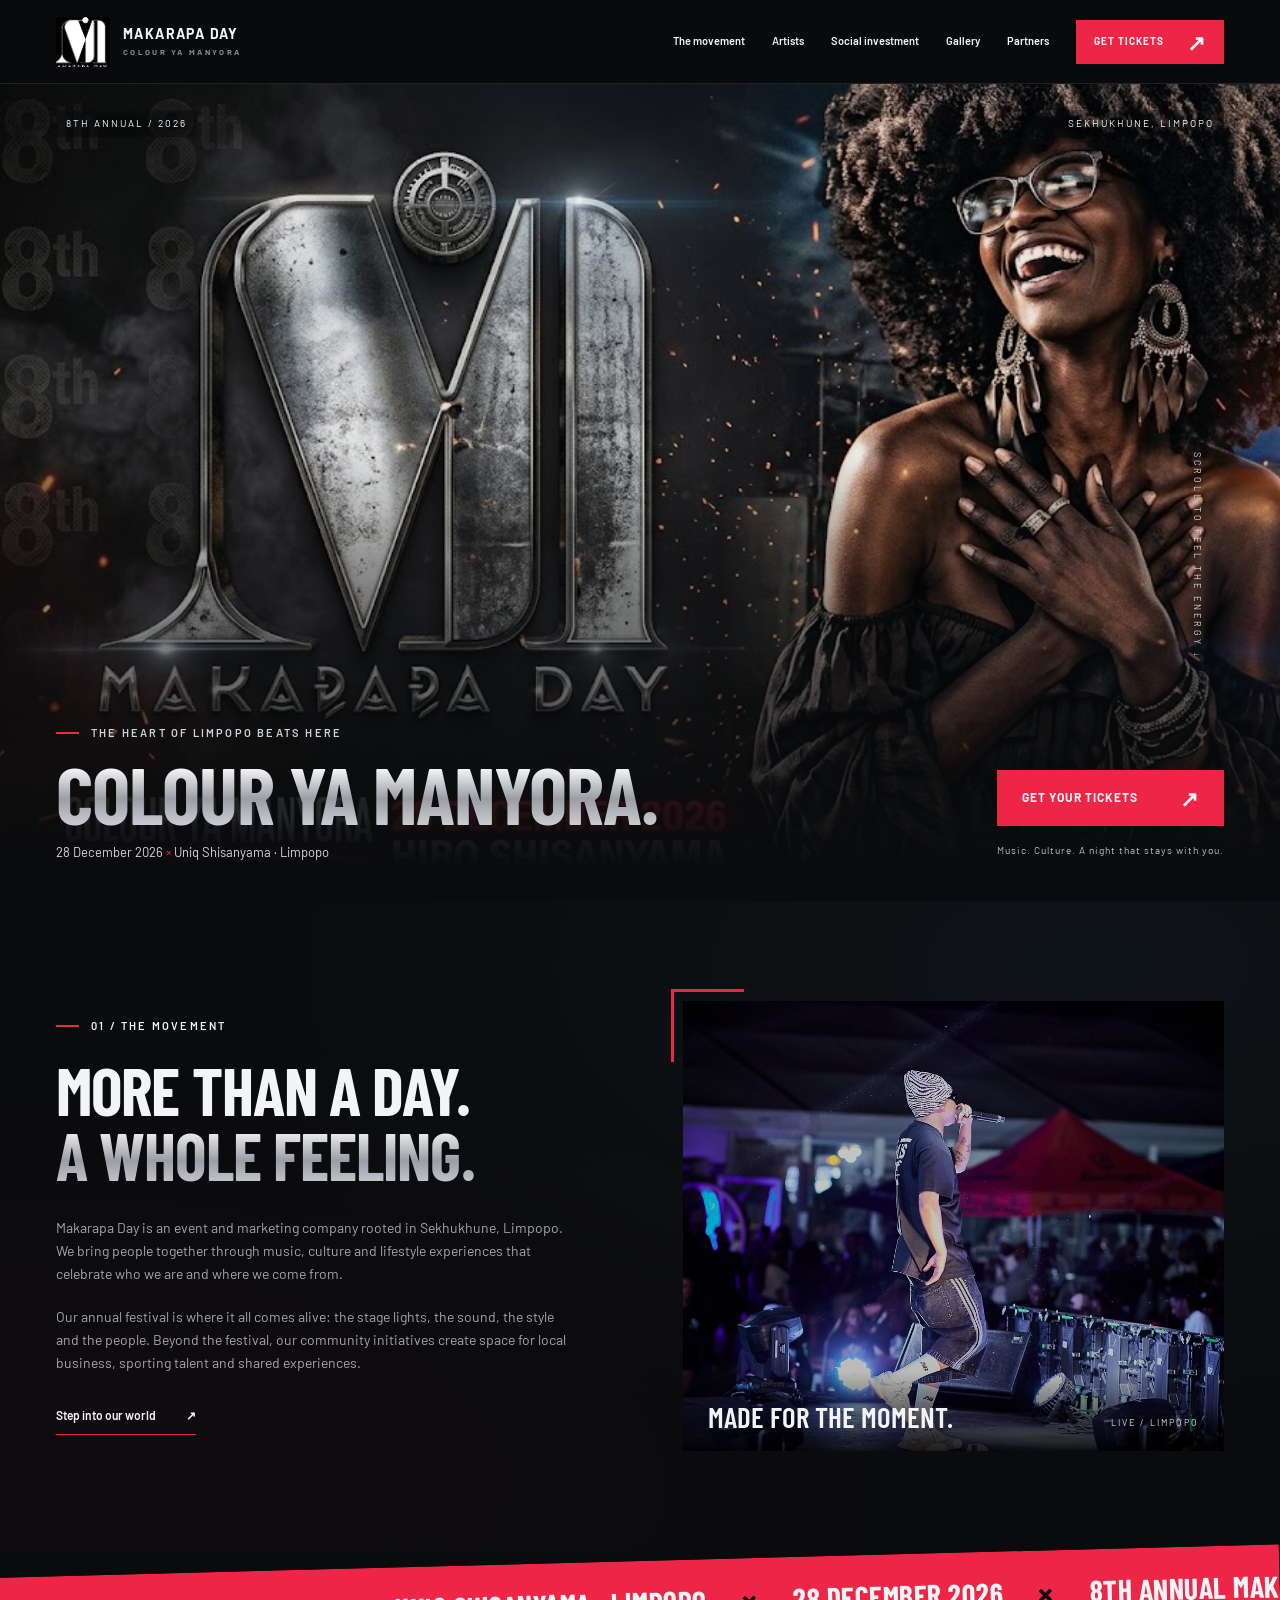
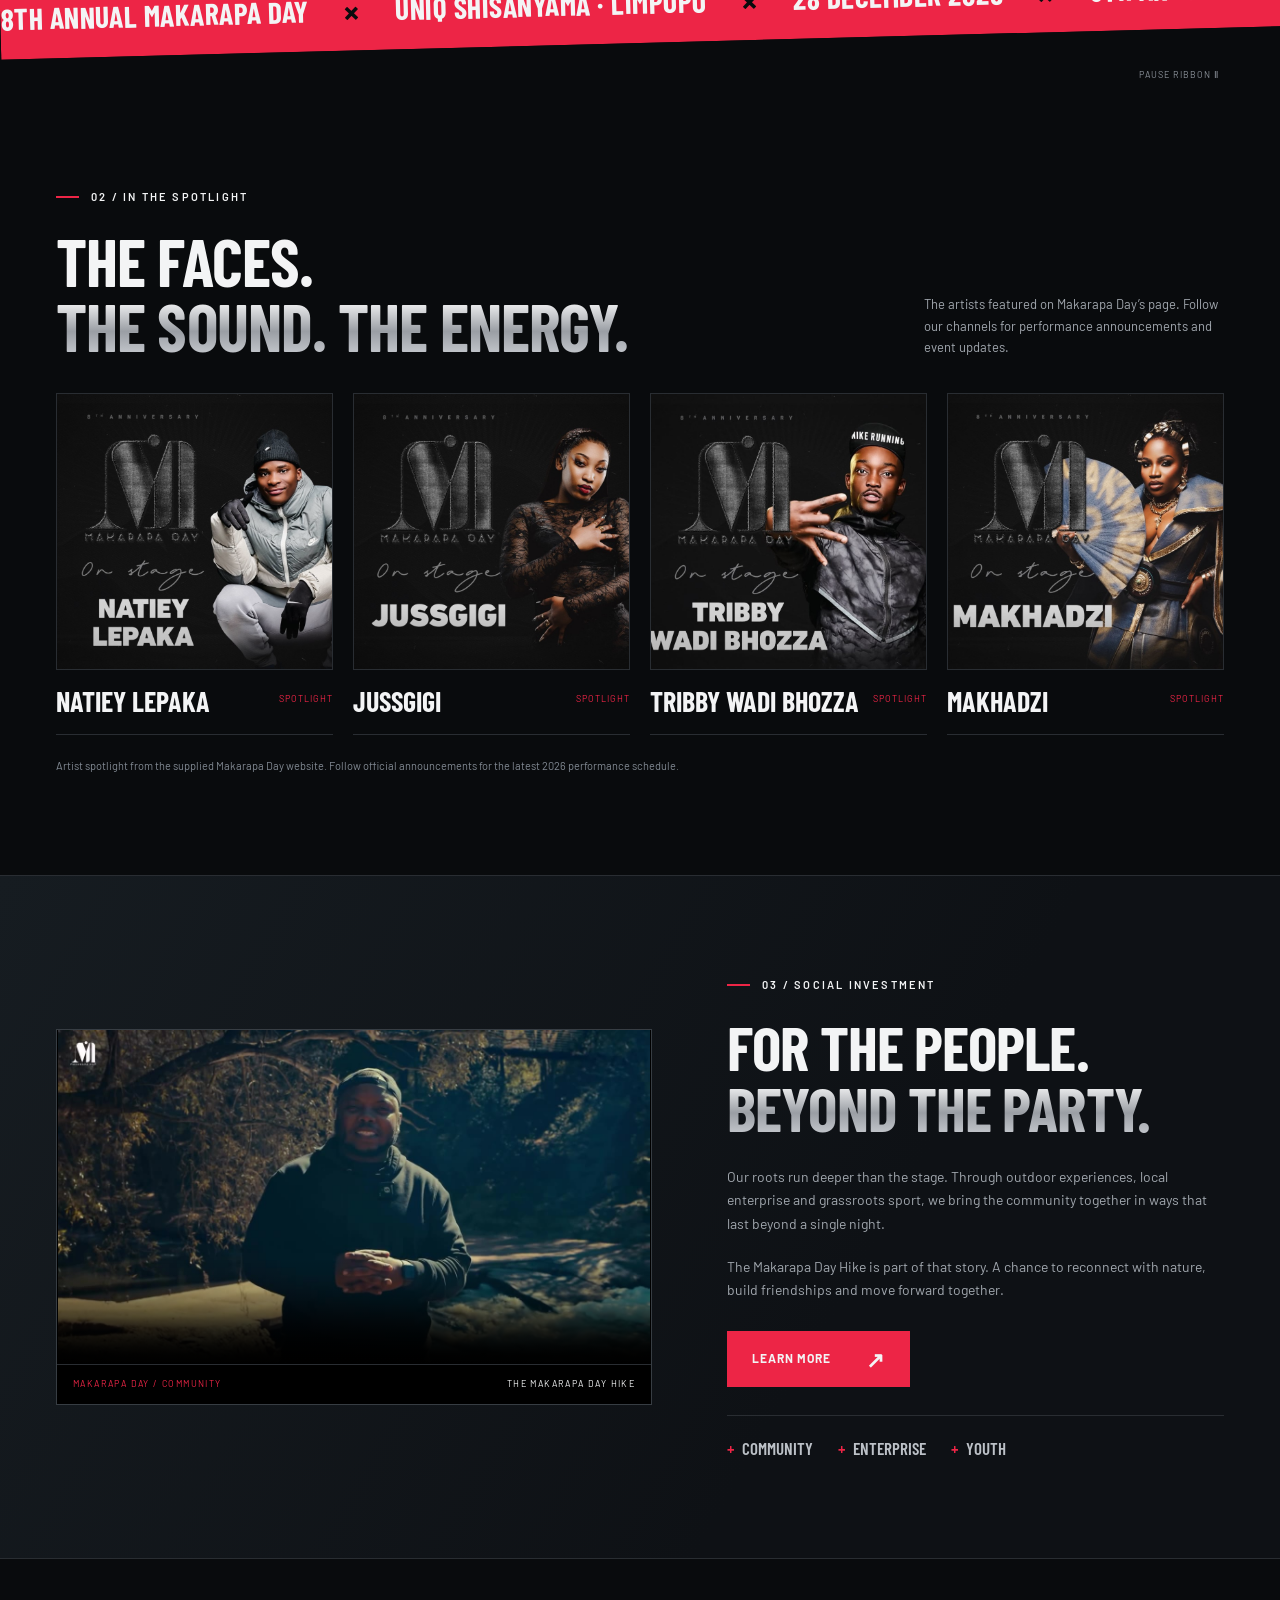
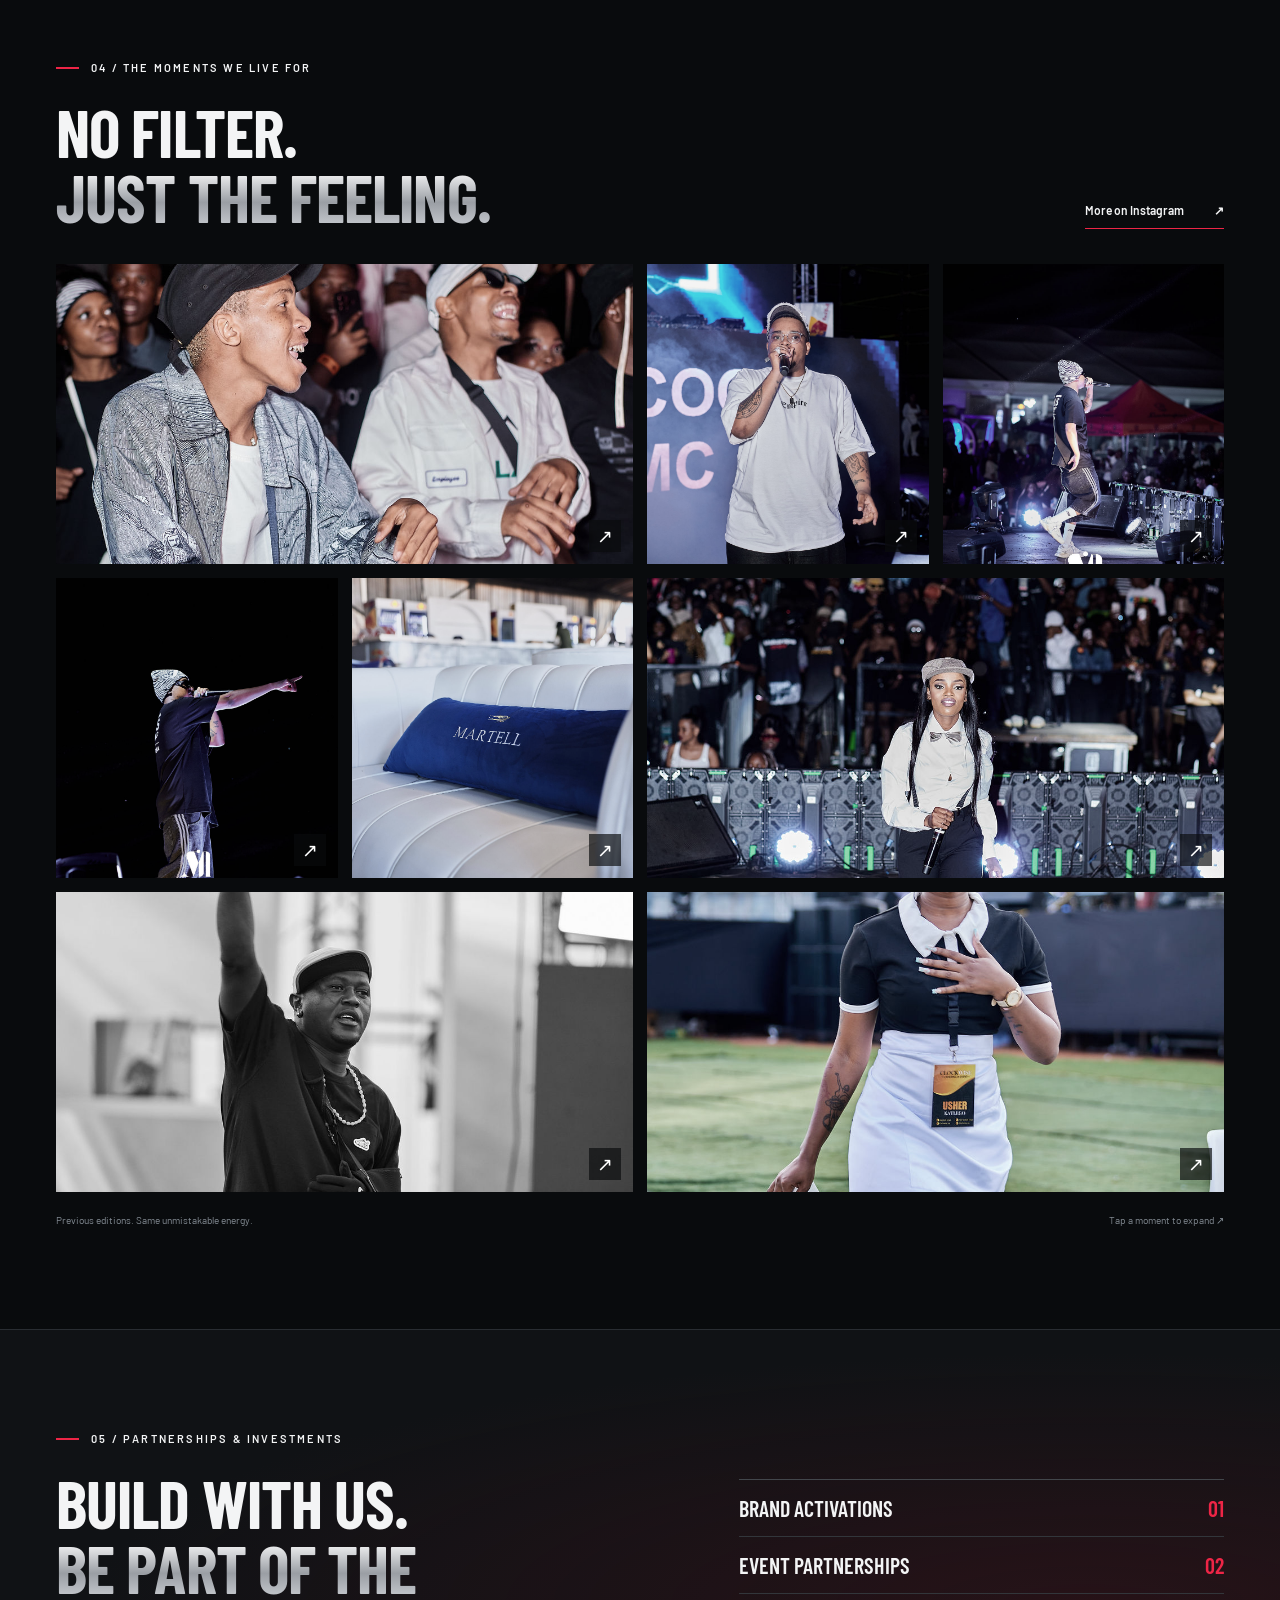
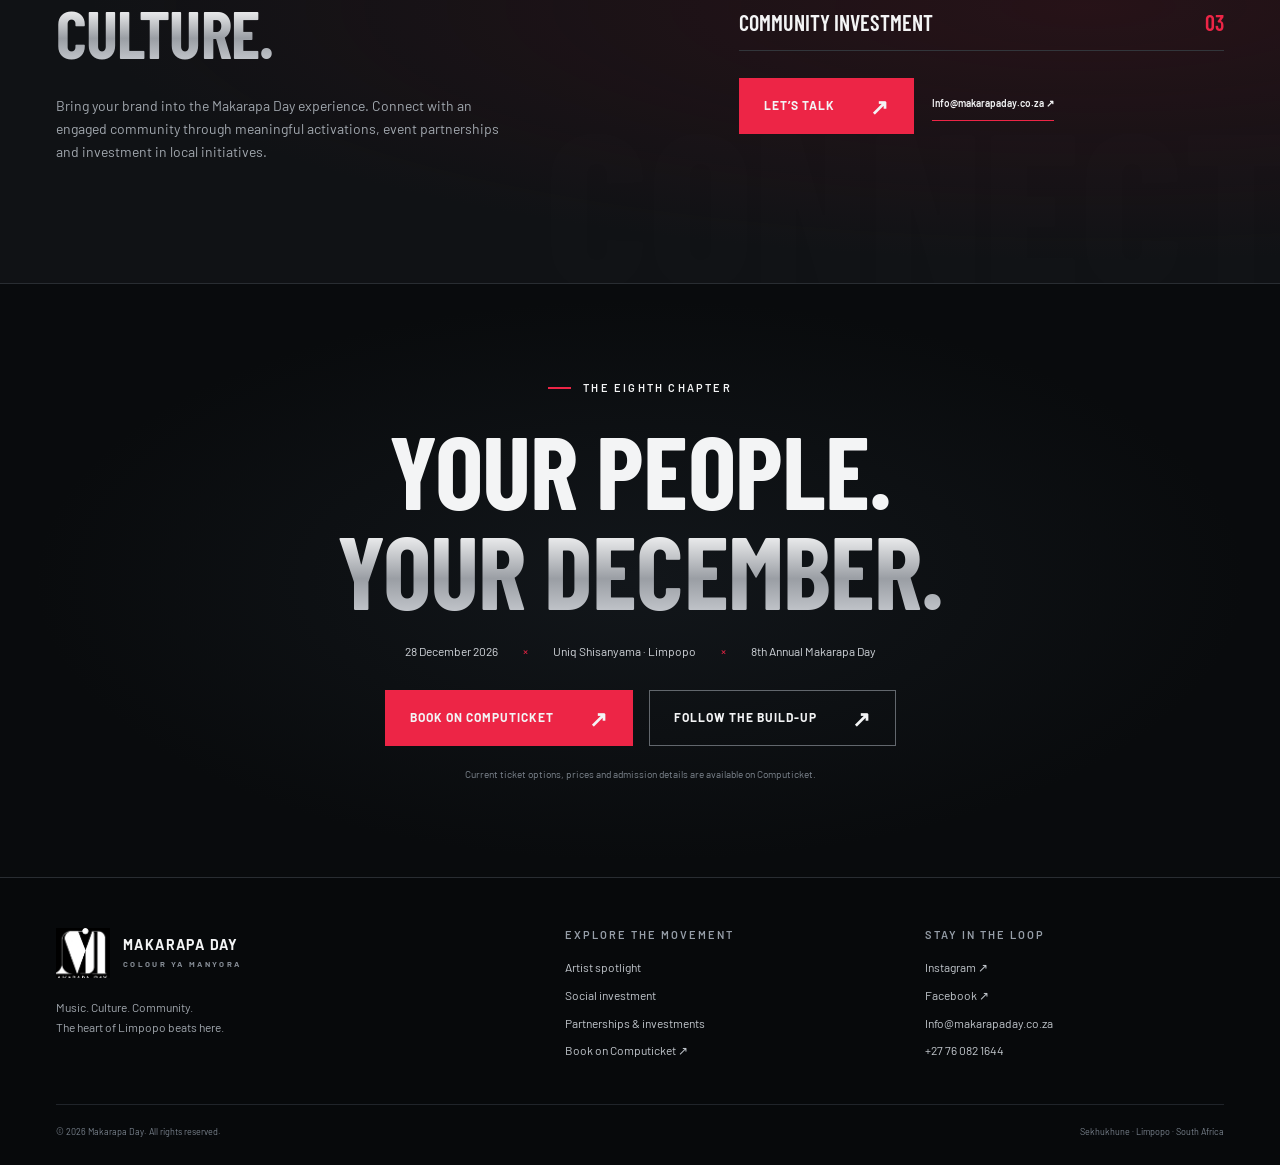
<file: index.html>
<!doctype html><html lang="en-ZA"><head><meta charset="utf-8"><meta name="viewport" content="width=device-width,initial-scale=1"><title>Makarapa Day — 8th Annual | Colour Ya Manyora</title><meta name="description" content="The heart of Limpopo beats here. Music, culture and community. 28 December 2026 at Uniq Shisanyama."><meta name="theme-color" content="#090b0d"><meta property="og:title" content="Makarapa Day — 8th Annual | Colour Ya Manyora"><meta property="og:description" content="The heart of Limpopo beats here. Music, culture and community. 28 December 2026 at Uniq Shisanyama."><meta property="og:type" content="website"><link rel="stylesheet" href="assets/fonts.css"><link rel="stylesheet" href="assets/site.css"><script src="assets/site.js" defer></script></head><body><a class="skip" href="#main">Skip to content</a><header><nav class="nav wrap" aria-label="Main navigation"><a class="brand" href="index.html" aria-label="Makarapa Day home"><span class="brand-logo"><img src="assets/makarapa.jpg" alt="" width="108" height="108"></span><span class="brand-text">MAKARAPA DAY<small>COLOUR YA MANYORA</small></span></a><button class="menu" type="button" aria-expanded="false" aria-controls="nav-links">Menu ☰</button><div class="nav-links" id="nav-links"><a href="#about">The movement</a><a href="#artists">Artists</a><a href="social-investment.html">Social investment</a><a href="#gallery">Gallery</a><a href="#partners">Partners</a><a class="btn " href="https://computicket-boxoffice.com/e/makarapa-day-8th-annual-ZaA7A0">Get tickets<span class="arrow" aria-hidden="true">↗</span></a></div></nav></header><main id="main"><!-- HERO: Replace makarapabg.jpg in this directory with your final approved artwork.
The supplied reference says HIRO SHISANYAMA; the requested page copy says UNIQ SHISANYAMA.
Resolve this artwork discrepancy before publication. Source artist filenames are preserved below. -->
<section class="hero" aria-label="Makarapa Day 8th annual"><img class="hero-art" src="makarapabg.jpg" alt="Makarapa Day eighth edition artwork: metallic emblem, smoke, sparks and a festival guest" fetchpriority="high" width="1024" height="572"><div class="hero-inner wrap"><div class="hero-top"><span>8th Annual / 2026</span><span>Sekhukhune, Limpopo</span></div><div class="hero-bottom"><div><div class="eyebrow">The heart of Limpopo beats here</div><h1 class="silver">Colour ya manyora.</h1><p>28 December 2026 <span class="red">×</span> Uniq Shisanyama · Limpopo</p></div><div class="hero-cta"><a class="btn " href="https://computicket-boxoffice.com/e/makarapa-day-8th-annual-ZaA7A0">Get your tickets<span class="arrow" aria-hidden="true">↗</span></a><small>Music. Culture. A night that stays with you.</small></div></div><span class="scroll-note">SCROLL TO FEEL THE ENERGY ↓</span></div></section>
<section class="section grain" id="about"><div class="wrap intro"><div><div class="eyebrow">01 / The movement</div><h2>More than a day.<br><span class="silver">A whole feeling.</span></h2><p>Makarapa Day is an event and marketing company rooted in Sekhukhune, Limpopo. We bring people together through music, culture and lifestyle experiences that celebrate who we are and where we come from.</p><p>Our annual festival is where it all comes alive: the stage lights, the sound, the style and the people. Beyond the festival, our community initiatives create space for local business, sporting talent and shared experiences.</p><a class="text-link" href="https://www.instagram.com/makarapa_day/">Step into our world <span aria-hidden="true">↗</span></a></div><figure class="stage" style="margin:0"><img src="assets/Y.N.C_PhotographyIMG_38061.jpg" alt="Makarapa Day stage at night, with a live performer, lights and the crowd" loading="lazy" width="1024" height="1386"><figcaption class="stage-caption"><strong>Made for the moment.</strong><span>LIVE / LIMPOPO</span></figcaption></figure></div></section><div class="ribbon" aria-label="8th Annual Makarapa Day × Uniq Shisanyama · Limpopo × 28 December 2026"><div class="ribbon-track"><span class="ribbon-unit"><span>8th Annual Makarapa Day</span><b aria-hidden="true">×</b><span>Uniq Shisanyama · Limpopo</span><b aria-hidden="true">×</b><span>28 December 2026</span><b aria-hidden="true">×</b></span><span class="ribbon-unit" aria-hidden="true"><span>8th Annual Makarapa Day</span><b aria-hidden="true">×</b><span>Uniq Shisanyama · Limpopo</span><b aria-hidden="true">×</b><span>28 December 2026</span><b aria-hidden="true">×</b></span></div></div><button class="ribbon-control" type="button" aria-pressed="false">Pause ribbon Ⅱ</button><section class="section" id="artists"><div class="wrap"><div class="head"><div><div class="eyebrow">02 / In the spotlight</div><h2>The faces.<br><span class="silver">The sound. The energy.</span></h2></div><p>The artists featured on Makarapa Day’s page. Follow our channels for performance announcements and event updates.</p></div><div class="artists"><article class="artist"><div class="artist-image"><img src="assets/natiey-lepaka.jpg" alt="Natiey Lepaka — Makarapa Day artist artwork" loading="lazy" width="600" height="600"></div><div class="artist-info"><h3>Natiey Lepaka</h3><span>SPOTLIGHT</span></div></article><article class="artist"><div class="artist-image"><img src="assets/jussgigi.jpg" alt="Jussgigi — Makarapa Day artist artwork" loading="lazy" width="600" height="600"></div><div class="artist-info"><h3>Jussgigi</h3><span>SPOTLIGHT</span></div></article><article class="artist"><div class="artist-image"><img src="assets/tribby.jpg" alt="Tribby Wadi Bhozza — Makarapa Day artist artwork" loading="lazy" width="600" height="600"></div><div class="artist-info"><h3>Tribby Wadi Bhozza</h3><span>SPOTLIGHT</span></div></article><article class="artist"><div class="artist-image"><img src="assets/makhadzi.jpg" alt="Makhadzi — Makarapa Day artist artwork" loading="lazy" width="600" height="600"></div><div class="artist-info"><h3>Makhadzi</h3><span>SPOTLIGHT</span></div></article></div><p class="artist-note">Artist spotlight from the supplied Makarapa Day website. Follow official announcements for the latest 2026 performance schedule.</p></div></section><section class="section csi" id="social-investment"><div class="wrap csi-grid"><div class="video-frame"><video controls playsinline preload="none" poster="assets/hike-poster.jpg" aria-label="The Makarapa Day Hike"><source src="assets/fun.mp4" type="video/mp4">Your browser does not support video. <a href="assets/fun.mp4">Watch the video</a>.</video><div class="video-label"><span>Makarapa Day / Community</span><span>The Makarapa Day Hike</span></div></div><div><div class="eyebrow">03 / Social investment</div><h2>For the people.<br><span class="silver">Beyond the party.</span></h2><p>Our roots run deeper than the stage. Through outdoor experiences, local enterprise and grassroots sport, we bring the community together in ways that last beyond a single night.</p><p>The Makarapa Day Hike is part of that story. A chance to reconnect with nature, build friendships and move forward together.</p><a class="btn " href="social-investment.html">Learn more<span class="arrow" aria-hidden="true">↗</span></a><div class="pillars"><span>Community</span><span>Enterprise</span><span>Youth</span></div></div></div></section><section class="section" id="gallery"><div class="wrap"><div class="head"><div><div class="eyebrow">04 / The moments we live for</div><h2>No filter.<br><span class="silver">Just the feeling.</span></h2></div><a class="text-link" href="https://www.instagram.com/makarapa_day/">More on Instagram <span aria-hidden="true">↗</span></a></div><div class="gallery-grid"><button type="button" aria-label="Enlarge: Friends at the front of the Makarapa Day crowd"><img src="assets/Y.N.C_PhotographyIMG_3907.jpg" alt="Friends at the front of the Makarapa Day crowd" loading="lazy" width="1024" height="1300"></button><button type="button" aria-label="Enlarge: A vocalist under blue stage lights"><img src="assets/Y.N.C_PhotographyIMG_3823.jpg" alt="A vocalist under blue stage lights" loading="lazy" width="1024" height="1300"></button><button type="button" aria-label="Enlarge: A live performance on the Makarapa Day stage"><img src="assets/Y.N.C_PhotographyIMG_38061.jpg" alt="A live performance on the Makarapa Day stage" loading="lazy" width="1024" height="1300"></button><button type="button" aria-label="Enlarge: An artist reaching out to the audience"><img src="assets/Y.N.C_PhotographyIMG_3780.jpg" alt="An artist reaching out to the audience" loading="lazy" width="1024" height="1300"></button><button type="button" aria-label="Enlarge: The festival lounge and hospitality setup"><img src="assets/Y.N.C_PhotographyIMG_3744.jpg" alt="The festival lounge and hospitality setup" loading="lazy" width="1024" height="1300"></button><button type="button" aria-label="Enlarge: An artist on stage with the night-time crowd"><img src="assets/Y.N.C_PhotographyIMG_3654.jpg" alt="An artist on stage with the night-time crowd" loading="lazy" width="1024" height="1300"></button><button type="button" aria-label="Enlarge: A performer behind the decks"><img src="assets/Y.N.C_PhotographyIMG_3546.jpg" alt="A performer behind the decks" loading="lazy" width="1024" height="1300"></button><button type="button" aria-label="Enlarge: A guest enjoying the festival"><img src="assets/Y.N.C_PhotographyIMG_3449.jpg" alt="A guest enjoying the festival" loading="lazy" width="1024" height="1300"></button></div><div class="gallery-foot"><span>Previous editions. Same unmistakable energy.</span><span>Tap a moment to expand ↗</span></div></div></section><section class="section partnership" id="partners"><div class="wrap partner-grid"><div><div class="eyebrow">05 / Partnerships &amp; investments</div><h2>Build with us.<br><span class="silver">Be part of the culture.</span></h2><p>Bring your brand into the Makarapa Day experience. Connect with an engaged community through meaningful activations, event partnerships and investment in local initiatives.</p></div><div><div class="partner-list"><div>Brand activations <span>01</span></div><div>Event partnerships <span>02</span></div><div>Community investment <span>03</span></div></div><div class="partner-actions"><a class="btn " href="mailto:Info@makarapaday.co.za?subject=Makarapa%20Day%20partnership%20enquiry">Let’s talk<span class="arrow" aria-hidden="true">↗</span></a><a class="text-link" href="mailto:Info@makarapaday.co.za">Info@makarapaday.co.za ↗</a></div></div></div></section>
<section class="ticket-section" id="tickets"><div class="wrap"><div class="eyebrow">The eighth chapter</div><h2>Your people.<br><span class="silver">Your December.</span></h2><div class="event-meta"><span>28 December 2026</span><span>Uniq Shisanyama · Limpopo</span><span>8th Annual Makarapa Day</span></div><div class="ticket-actions"><a class="btn " href="https://computicket-boxoffice.com/e/makarapa-day-8th-annual-ZaA7A0">Book on Computicket<span class="arrow" aria-hidden="true">↗</span></a><a class="btn outline" href="https://www.instagram.com/makarapa_day/">Follow the build-up<span class="arrow" aria-hidden="true">↗</span></a></div><small>Current ticket options, prices and admission details are available on Computicket.</small></div></section><dialog id="lightbox" aria-label="Makarapa Day gallery photograph"><button id="close-dialog" type="button">Close ×</button><img id="lightbox-image" alt=""><p id="lightbox-caption"></p></dialog></main><footer><div class="wrap"><div class="footer-grid"><div><a class="brand" href="index.html" aria-label="Makarapa Day home"><span class="brand-logo"><img src="assets/makarapa.jpg" alt="" width="108" height="108"></span><span class="brand-text">MAKARAPA DAY<small>COLOUR YA MANYORA</small></span></a><p>Music. Culture. Community.<br>The heart of Limpopo beats here.</p></div><div class="footer-links"><h3>Explore the movement</h3><a href="index.html#artists">Artist spotlight</a><a href="social-investment.html">Social investment</a><a href="index.html#partners">Partnerships &amp; investments</a><a href="https://computicket-boxoffice.com/e/makarapa-day-8th-annual-ZaA7A0">Book on Computicket ↗</a></div><div class="footer-links"><h3>Stay in the loop</h3><a href="https://www.instagram.com/makarapa_day/">Instagram ↗</a><a href="https://www.facebook.com/p/Makarapa-Day-100063967473397/">Facebook ↗</a><a href="mailto:Info@makarapaday.co.za">Info@makarapaday.co.za</a><a href="tel:+27760821644">+27 76 082 1644</a></div></div><div class="footer-bottom"><span>© <span data-year style="display:inline">2026</span> Makarapa Day. All rights reserved.</span><span>Sekhukhune · Limpopo · South Africa</span></div></div></footer><div class="mobile-ticket"><div><small>28 DECEMBER 2026</small><strong>8th Annual Makarapa Day</strong></div><a class="btn " href="https://computicket-boxoffice.com/e/makarapa-day-8th-annual-ZaA7A0">Get tickets<span class="arrow" aria-hidden="true">↗</span></a></div></body></html>
</file>
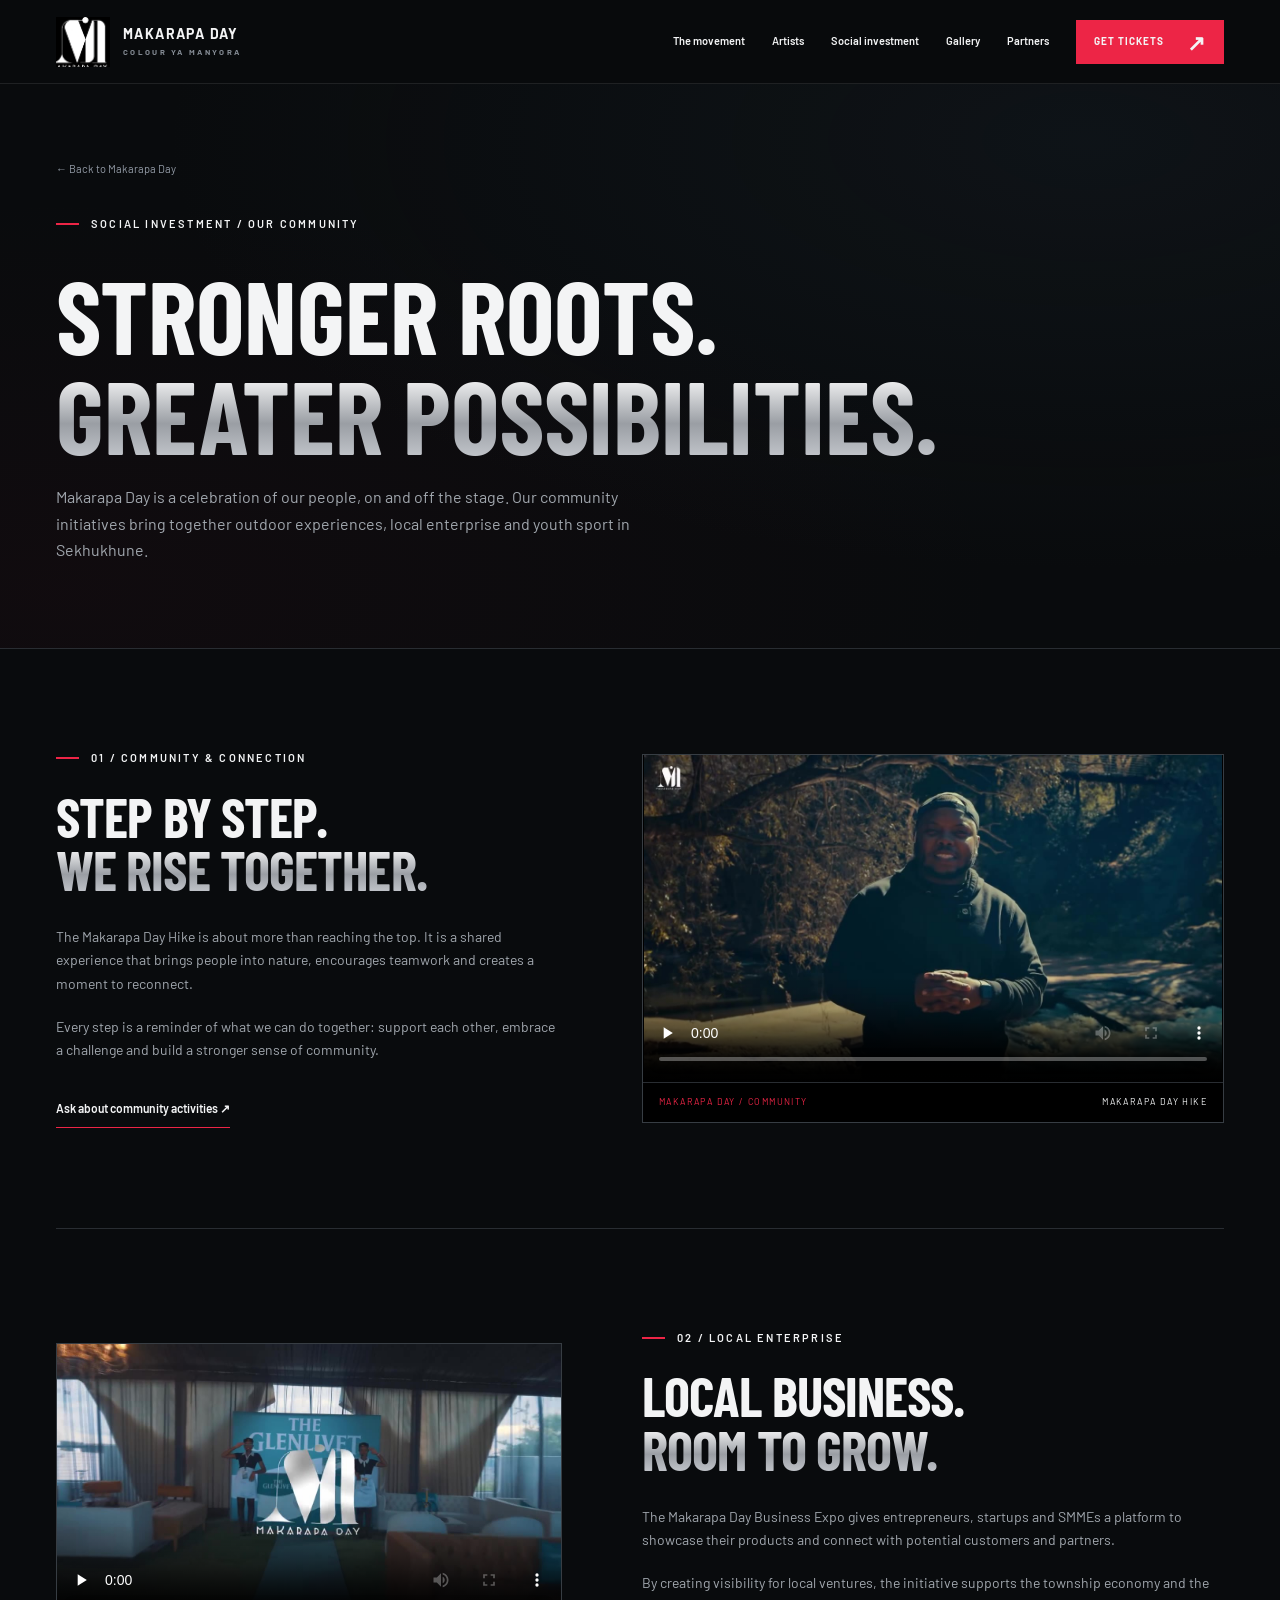
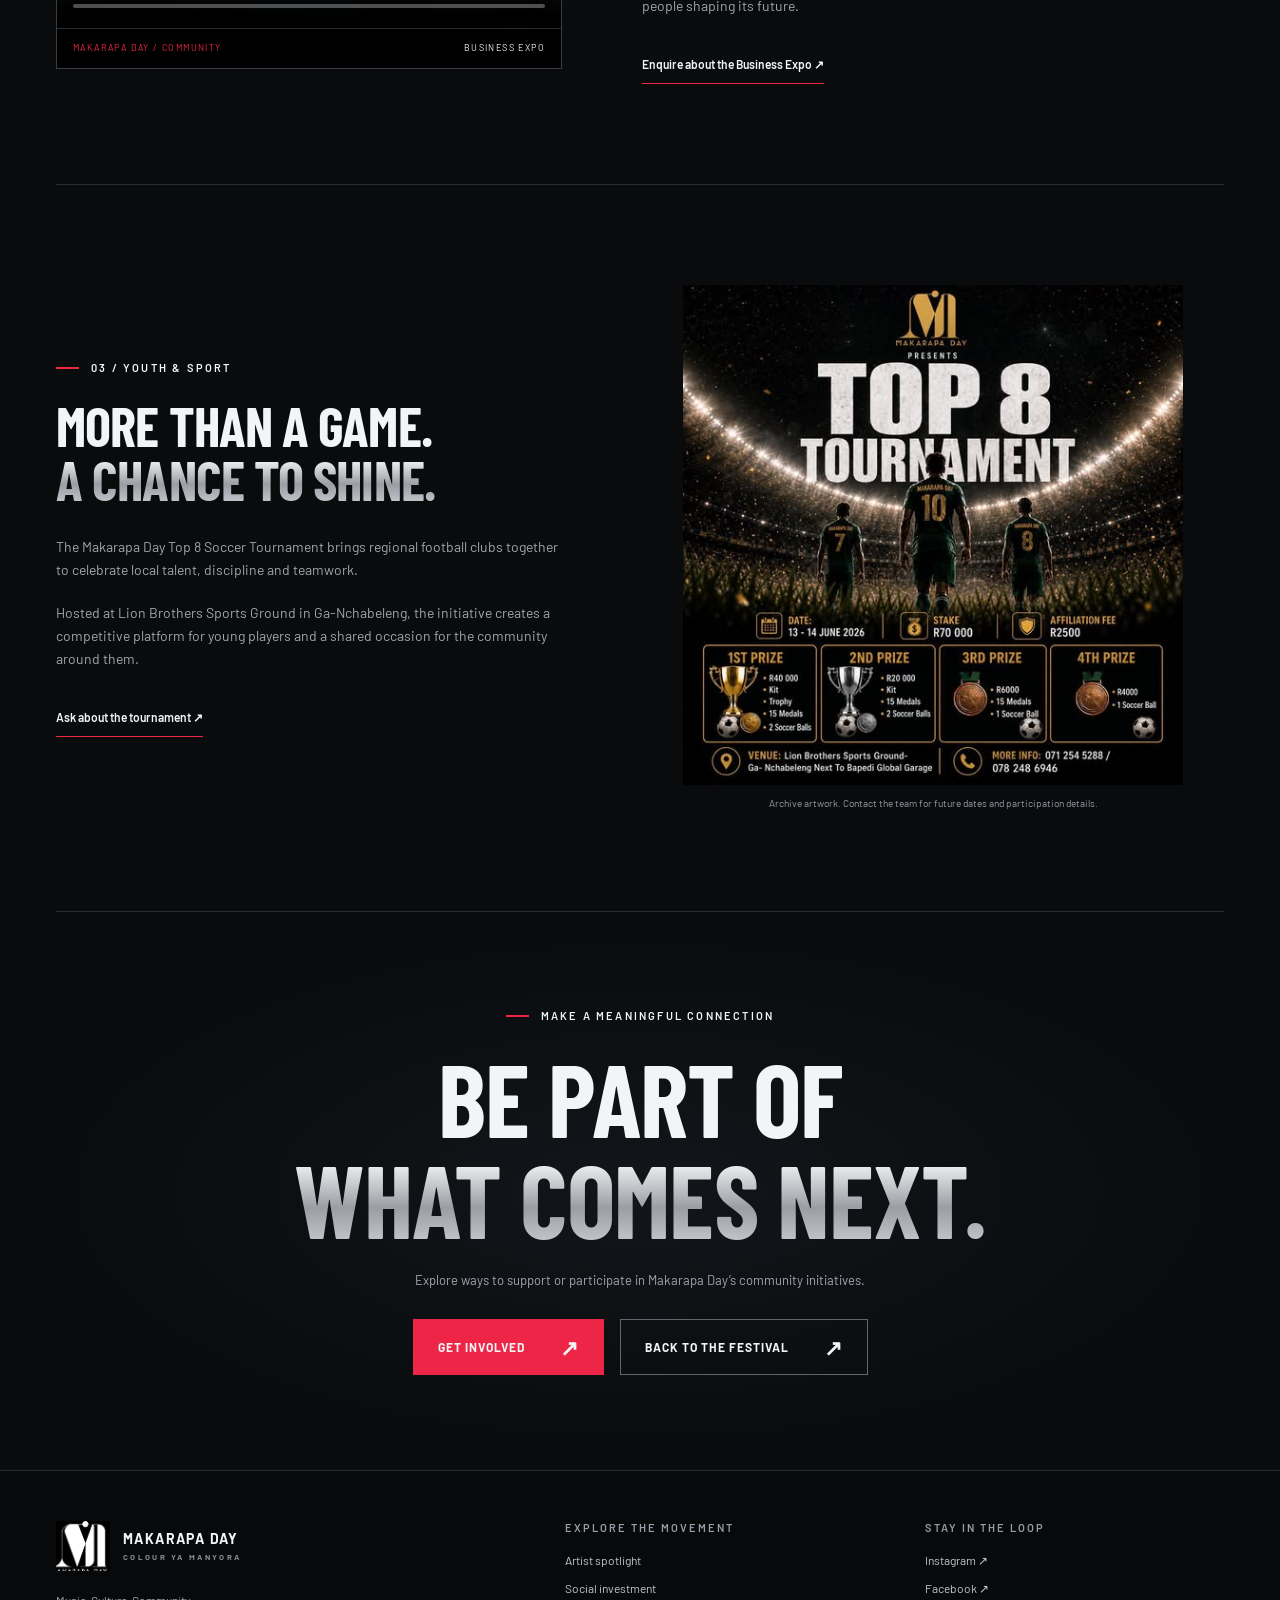
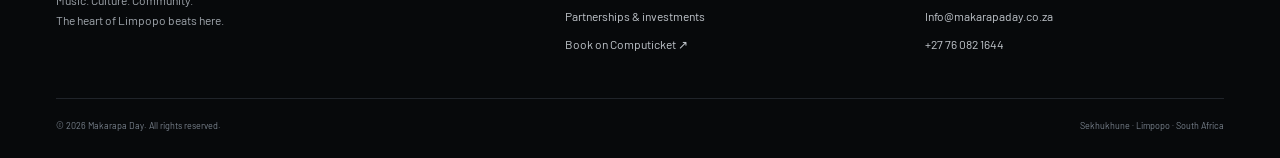
<file: social-investment.html>
<!doctype html><html lang="en-ZA"><head><meta charset="utf-8"><meta name="viewport" content="width=device-width,initial-scale=1"><title>Social Investment — Makarapa Day</title><meta name="description" content="Explore the Makarapa Day Hike, Business Expo and Top 8 Soccer Tournament. Community, enterprise and youth in Sekhukhune."><meta name="theme-color" content="#090b0d"><meta property="og:title" content="Social Investment — Makarapa Day"><meta property="og:description" content="Explore the Makarapa Day Hike, Business Expo and Top 8 Soccer Tournament. Community, enterprise and youth in Sekhukhune."><meta property="og:type" content="website"><link rel="stylesheet" href="assets/fonts.css"><link rel="stylesheet" href="assets/site.css"><script src="assets/site.js" defer></script></head><body><a class="skip" href="#main">Skip to content</a><header><nav class="nav wrap" aria-label="Main navigation"><a class="brand" href="index.html" aria-label="Makarapa Day home"><span class="brand-logo"><img src="assets/makarapa.jpg" alt="" width="108" height="108"></span><span class="brand-text">MAKARAPA DAY<small>COLOUR YA MANYORA</small></span></a><button class="menu" type="button" aria-expanded="false" aria-controls="nav-links">Menu ☰</button><div class="nav-links" id="nav-links"><a href="index.html#about">The movement</a><a href="index.html#artists">Artists</a><a href="social-investment.html">Social investment</a><a href="index.html#gallery">Gallery</a><a href="index.html#partners">Partners</a><a class="btn " href="https://computicket-boxoffice.com/e/makarapa-day-8th-annual-ZaA7A0">Get tickets<span class="arrow" aria-hidden="true">↗</span></a></div></nav></header><main id="main"><section class="subhero grain"><div class="wrap"><a class="breadcrumb" href="index.html">← Back to Makarapa Day</a><div class="eyebrow" style="margin-top:35px">Social investment / Our community</div><h1>Stronger roots.<br><span class="silver">Greater possibilities.</span></h1><p>Makarapa Day is a celebration of our people, on and off the stage. Our community initiatives bring together outdoor experiences, local enterprise and youth sport in Sekhukhune.</p></div></section><div class="wrap">
<section class="section project" id="hike"><div class="project-copy"><div class="eyebrow">01 / Community &amp; connection</div><h2>Step by step.<br><span class="silver">We rise together.</span></h2><p>The Makarapa Day Hike is about more than reaching the top. It is a shared experience that brings people into nature, encourages teamwork and creates a moment to reconnect.</p><p>Every step is a reminder of what we can do together: support each other, embrace a challenge and build a stronger sense of community.</p><a class="text-link" href="mailto:Info@makarapaday.co.za?subject=Makarapa%20Day%20Hike%20enquiry">Ask about community activities ↗</a></div><div class="video-frame"><video controls playsinline preload="none" poster="assets/hike-poster.jpg" aria-label="Makarapa Day Hike"><source src="assets/fun.mp4" type="video/mp4">Your browser does not support video. <a href="assets/fun.mp4">Watch the video</a>.</video><div class="video-label"><span>Makarapa Day / Community</span><span>Makarapa Day Hike</span></div></div></section><section class="section project" id="expo"><div class="project-copy"><div class="eyebrow">02 / Local enterprise</div><h2>Local business.<br><span class="silver">Room to grow.</span></h2><p>The Makarapa Day Business Expo gives entrepreneurs, startups and SMMEs a platform to showcase their products and connect with potential customers and partners.</p><p>By creating visibility for local ventures, the initiative supports the township economy and the people shaping its future.</p><a class="text-link" href="mailto:Info@makarapaday.co.za?subject=Business%20Expo%20enquiry">Enquire about the Business Expo ↗</a></div><div class="video-frame"><video controls playsinline preload="none" poster="assets/expo-poster.jpg" aria-label="Business Expo"><source src="assets/vid.mp4" type="video/mp4">Your browser does not support video. <a href="assets/vid.mp4">Watch the video</a>.</video><div class="video-label"><span>Makarapa Day / Community</span><span>Business Expo</span></div></div></section><section class="section project" id="sport"><div class="project-copy"><div class="eyebrow">03 / Youth &amp; sport</div><h2>More than a game.<br><span class="silver">A chance to shine.</span></h2><p>The Makarapa Day Top 8 Soccer Tournament brings regional football clubs together to celebrate local talent, discipline and teamwork.</p><p>Hosted at Lion Brothers Sports Ground in Ga-Nchabeleng, the initiative creates a competitive platform for young players and a shared occasion for the community around them.</p><a class="text-link" href="mailto:Info@makarapaday.co.za?subject=Top%208%20Tournament%20enquiry">Ask about the tournament ↗</a></div><figure style="margin:0"><img src="assets/makarapaT.jpg" alt="Makarapa Day Top 8 Tournament artwork from a previous edition" loading="lazy" width="526" height="526"><figcaption style="font-size:10px;color:#929aa5;text-align:center;margin-top:10px">Archive artwork. Contact the team for future dates and participation details.</figcaption></figure></section></div><section class="ticket-section"><div class="wrap"><div class="eyebrow">Make a meaningful connection</div><h2>Be part of<br><span class="silver">what comes next.</span></h2><p>Explore ways to support or participate in Makarapa Day’s community initiatives.</p><div class="ticket-actions"><a class="btn " href="mailto:Info@makarapaday.co.za?subject=Social%20Investment%20enquiry">Get involved<span class="arrow" aria-hidden="true">↗</span></a><a class="btn outline" href="index.html">Back to the festival<span class="arrow" aria-hidden="true">↗</span></a></div></div></section></main><footer><div class="wrap"><div class="footer-grid"><div><a class="brand" href="index.html" aria-label="Makarapa Day home"><span class="brand-logo"><img src="assets/makarapa.jpg" alt="" width="108" height="108"></span><span class="brand-text">MAKARAPA DAY<small>COLOUR YA MANYORA</small></span></a><p>Music. Culture. Community.<br>The heart of Limpopo beats here.</p></div><div class="footer-links"><h3>Explore the movement</h3><a href="index.html#artists">Artist spotlight</a><a href="social-investment.html">Social investment</a><a href="index.html#partners">Partnerships &amp; investments</a><a href="https://computicket-boxoffice.com/e/makarapa-day-8th-annual-ZaA7A0">Book on Computicket ↗</a></div><div class="footer-links"><h3>Stay in the loop</h3><a href="https://www.instagram.com/makarapa_day/">Instagram ↗</a><a href="https://www.facebook.com/p/Makarapa-Day-100063967473397/">Facebook ↗</a><a href="mailto:Info@makarapaday.co.za">Info@makarapaday.co.za</a><a href="tel:+27760821644">+27 76 082 1644</a></div></div><div class="footer-bottom"><span>© <span data-year style="display:inline">2026</span> Makarapa Day. All rights reserved.</span><span>Sekhukhune · Limpopo · South Africa</span></div></div></footer><div class="mobile-ticket"><div><small>28 DECEMBER 2026</small><strong>8th Annual Makarapa Day</strong></div><a class="btn " href="https://computicket-boxoffice.com/e/makarapa-day-8th-annual-ZaA7A0">Get tickets<span class="arrow" aria-hidden="true">↗</span></a></div></body></html>
</file>
<file: assets/fonts.css>
@font-face {
  font-family: 'Barlow';
  font-style: normal;
  font-weight: 400;
  font-display: swap;
  src: url(7cHpv4kjgoGqM7EPCw.ttf) format('truetype');
}
@font-face {
  font-family: 'Barlow';
  font-style: normal;
  font-weight: 500;
  font-display: swap;
  src: url(7cHqv4kjgoGqM7E3_-gc4A.ttf) format('truetype');
}
@font-face {
  font-family: 'Barlow';
  font-style: normal;
  font-weight: 600;
  font-display: swap;
  src: url(7cHqv4kjgoGqM7E30-8c4A.ttf) format('truetype');
}
@font-face {
  font-family: 'Barlow';
  font-style: normal;
  font-weight: 700;
  font-display: swap;
  src: url(7cHqv4kjgoGqM7E3t-4c4A.ttf) format('truetype');
}
@font-face {
  font-family: 'Barlow Condensed';
  font-style: normal;
  font-weight: 600;
  font-display: swap;
  src: url(HTxwL3I-JCGChYJ8VI-L6OO_au7B4873_3E.ttf) format('truetype');
}
@font-face {
  font-family: 'Barlow Condensed';
  font-style: normal;
  font-weight: 700;
  font-display: swap;
  src: url(HTxwL3I-JCGChYJ8VI-L6OO_au7B46r2_3E.ttf) format('truetype');
}
@font-face {
  font-family: 'Barlow Condensed';
  font-style: normal;
  font-weight: 800;
  font-display: swap;
  src: url(HTxwL3I-JCGChYJ8VI-L6OO_au7B47b1_3E.ttf) format('truetype');
}
</file>
<file: assets/site.css>
:root{--bg:#090b0d;--panel:#111418;--line:#292d32;--text:#f3f4f5;--muted:#a1a7ae;--red:#ed2546;--display:'Barlow Condensed','Arial Narrow',Impact,sans-serif;--body:'Barlow',Arial,sans-serif}*{box-sizing:border-box}html{scroll-behavior:smooth;scroll-padding-top:95px}body{overflow-x:clip;margin:0;background:var(--bg);color:var(--text);font-family:var(--body);font-size:16px;line-height:1.65}a{color:inherit;text-decoration:none}button,input,select,textarea{font:inherit}button,a,input,summary{touch-action:manipulation}button{cursor:pointer}img{display:block;max-width:100%}a:focus-visible,button:focus-visible,summary:focus-visible{outline:2px solid #fff;outline-offset:5px}.wrap{width:min(1280px,calc(100% - 112px));margin:auto}.skip{position:fixed;top:-80px;background:#fff;color:#000;padding:12px;z-index:100}.skip:focus{top:10px}.eyebrow{font-weight:600;font-size:11px;letter-spacing:2.2px;text-transform:uppercase;display:flex;align-items:center;gap:12px}.eyebrow:before{content:'';width:23px;height:2px;background:var(--red)}.red{color:var(--red)}.silver{background:linear-gradient(180deg,#fff 15%,#9a9ea4 58%,#d6d9de 100%);background-clip:text;-webkit-background-clip:text;color:transparent}h1,h2,h3,p{margin-top:0}h1,h2,h3{font-family:var(--display);font-weight:700;text-transform:uppercase;line-height:.98}h2{font-size:clamp(44px,5.2vw,72px);letter-spacing:-.9px;margin:22px 0 28px}h3{font-size:29px}p{color:var(--muted);margin-bottom:20px}.btn{display:inline-flex;align-items:center;justify-content:space-between;gap:35px;padding:16px 24px;background:var(--red);border:1px solid var(--red);font-size:12px;font-weight:700;text-transform:uppercase;letter-spacing:1px;min-height:52px;transition:background .2s,transform .2s}.btn:hover{background:#c91636;transform:translateY(-2px)}.btn.outline{border-color:#62676d;background:transparent}.btn.outline:hover{background:#ffffff12}.arrow{font-size:22px;line-height:1}.text-link{display:inline-flex;align-items:center;gap:30px;font-size:12px;font-weight:600;border-bottom:1px solid var(--red);padding:4px 0 8px}.section{padding:100px 0}.head{display:flex;align-items:flex-end;justify-content:space-between;gap:30px;margin-bottom:35px}.head h2{margin-bottom:0}.head p{max-width:300px;font-size:13px;margin:0}.number{color:#646b72;font-size:11px;letter-spacing:1px}.grain{position:relative;background-image:radial-gradient(ellipse at 85% 10%,#25364330,transparent 60%),radial-gradient(ellipse at 5% 90%,#75102612,transparent 55%)}
header{position:sticky;top:0;z-index:30;background:#090b0ded;backdrop-filter:blur(14px);border-bottom:1px solid #ffffff18}.nav{height:83px;display:flex;justify-content:space-between;align-items:center;gap:25px}.brand{display:flex;align-items:center;gap:13px;font-size:14px;font-weight:700;letter-spacing:1.4px;line-height:1.1}.brand small{display:block;color:#878e97;font-size:8px;letter-spacing:2.3px;margin-top:7px}.brand-logo{width:54px;height:50px;overflow:hidden;display:block;background:#000}.brand-logo img{width:108px;height:108px;max-width:none;transform:translate(-27px,-28px)}.nav-links{display:flex;gap:27px;align-items:center;font-size:11px;font-weight:600}.nav-links>a:not(.btn):hover{color:var(--red)}.nav .btn{padding:10px 17px;min-height:42px;font-size:10px;gap:23px}.menu{display:none;background:transparent;border:1px solid var(--line);color:#fff;padding:9px 13px}
.hero{position:relative;min-height:660px;height:min(820px,calc(100svh - 83px));overflow:hidden;background:#0c1014}.hero-art{position:absolute;inset:0;width:100%;height:100%;object-fit:cover;object-position:center 39%}.hero:after{content:'';position:absolute;inset:0;background:linear-gradient(180deg,#090b0d12 45%,#090b0d66 62%,#090b0d 96%);pointer-events:none}.hero-inner{position:relative;z-index:2;height:100%;min-height:inherit;display:flex;flex-direction:column;justify-content:space-between;padding-top:26px;padding-bottom:38px}.hero-top{display:flex;justify-content:space-between;font-size:10px;letter-spacing:2px;text-transform:uppercase;text-shadow:0 2px 10px #000}.hero-top span{background:#090b0d70;padding:5px 10px}.hero-bottom{display:flex;justify-content:space-between;align-items:flex-end;gap:30px}.hero h1{font-size:clamp(54px,6.3vw,90px);letter-spacing:-1px;margin:10px 0 10px;max-width:780px}.hero-bottom p{font-size:13px;margin-bottom:0;color:#d4d6d9}.hero-cta{display:flex;flex-direction:column;gap:16px;align-items:stretch;padding-bottom:5px}.hero-cta small{color:#bcc1c7;text-align:center;font-size:10px;letter-spacing:1px}.hero-bottom .eyebrow{color:#d0d4d9}.scroll-note{writing-mode:vertical-rl;position:absolute;right:20px;top:45%;font-size:9px;letter-spacing:3px;color:#ddd}
.intro{display:grid;grid-template-columns:1fr 1fr;gap:85px;align-items:center}.intro p{font-size:14px;max-width:510px}.intro .text-link{margin-top:8px}.stage{position:relative}.stage:before{content:'';position:absolute;width:70px;height:70px;border-left:3px solid var(--red);border-top:3px solid var(--red);left:-12px;top:-12px}.stage img{width:100%;height:450px;object-fit:cover;object-position:center 68%;filter:brightness(.8)}.stage-caption{position:absolute;bottom:0;left:0;right:0;padding:30px 25px 20px;background:linear-gradient(transparent,#000d);display:flex;justify-content:space-between;align-items:end}.stage-caption strong{font:600 29px/1 var(--display);text-transform:uppercase}.stage-caption span{font-size:9px;letter-spacing:2px;color:#ddd}.ribbon{background:var(--red);overflow:hidden;position:relative;padding:17px 0;transform:rotate(-1.5deg);margin:10px 0 14px;box-shadow:0 0 45px #ed254614}.ribbon-track{display:flex;width:max-content;animation:flow 32s linear infinite}.ribbon-unit{flex-shrink:0;white-space:nowrap;display:flex;align-items:center;gap:35px;padding-right:35px;font:700 30px/1.2 var(--display);text-transform:uppercase;letter-spacing:.5px}.ribbon-unit b{font-weight:500;color:#090b0d;font-size:40px}.ribbon:hover .ribbon-track,.ribbon.paused .ribbon-track{animation-play-state:paused}.ribbon-control{display:block;margin:20px 56px 0 auto;border:0;background:transparent;color:#8c939b;text-transform:uppercase;letter-spacing:1px;font-size:9px;padding:5px}.ribbon-control:hover{color:#fff}@keyframes flow{from{transform:translateX(-50%)}to{transform:translateX(0)}}
.artists{display:grid;grid-template-columns:repeat(4,1fr);gap:20px}.artist{position:relative;min-width:0}.artist-image{overflow:hidden;border:1px solid var(--line);background:#141619;position:relative}.artist img{width:100%;height:auto;aspect-ratio:1;object-fit:cover;transition:transform .6s,filter .6s;filter:saturate(.8)}.artist:hover img{transform:scale(1.04);filter:saturate(1.1)}.artist-info{border-bottom:1px solid var(--line);padding:17px 0;display:flex;align-items:start;gap:10px;justify-content:space-between}.artist h3{font-size:28px;line-height:1.04;margin:0}.artist-info span{font-size:9px;color:var(--red);padding-top:5px;letter-spacing:1px}.artist-note{margin:22px 0 0;color:#818992;font-size:11px}.csi{background:linear-gradient(120deg,#161c21,#0e1115 65%);border-block:1px solid var(--line)}.csi-grid{display:grid;grid-template-columns:1.2fr 1fr;gap:75px;align-items:center}.video-frame{background:#000;border:1px solid #373d43}.video-frame video{display:block;width:100%;aspect-ratio:16/9;object-fit:contain;background:#000}.video-label{display:flex;justify-content:space-between;padding:12px 16px;border-top:1px solid var(--line);font-size:9px;letter-spacing:1.4px;text-transform:uppercase}.video-label span:first-child{color:var(--red)}.csi p{font-size:14px}.csi h2{font-size:62px}.csi .btn{margin-top:10px}.pillars{display:flex;gap:25px;border-top:1px solid var(--line);padding-top:22px;margin-top:28px;font:600 17px var(--display);text-transform:uppercase;color:#bcc1c7}.pillars span:before{content:'+';color:var(--red);margin-right:8px}.gallery-grid{display:grid;grid-template-columns:repeat(4,1fr);gap:14px}.gallery-grid button{position:relative;border:0;padding:0;overflow:hidden;background:#14171c;height:300px}.gallery-grid button:nth-child(1),.gallery-grid button:nth-child(6){grid-column:span 2}.gallery-grid img{width:100%;height:100%;object-fit:cover;transition:transform .5s,filter .5s;filter:saturate(.65)}.gallery-grid button:hover img{transform:scale(1.06);filter:saturate(1)}.gallery-grid button:after{content:'↗';position:absolute;bottom:12px;right:12px;background:#090b0daa;width:32px;height:32px;color:#fff;font-size:19px}.gallery-foot{display:flex;justify-content:space-between;margin-top:20px;font-size:10px;color:#838b93}.partnership{position:relative;border-block:1px solid var(--line);background:radial-gradient(ellipse at 85% 50%,#53131d55,transparent 65%),#101215;overflow:hidden}.partnership:before{content:'CONNECT';position:absolute;bottom:-50px;right:-10px;font:800 220px var(--display);color:#ffffff02;pointer-events:none}.partner-grid{position:relative;display:grid;grid-template-columns:1.2fr 1fr;gap:100px;align-items:center}.partner-grid p{font-size:14px;max-width:460px}.partner-list{border-top:1px solid #42464b;margin-bottom:27px}.partner-list div{display:flex;justify-content:space-between;border-bottom:1px solid #32363b;padding:15px 0;font:600 22px var(--display);text-transform:uppercase}.partner-list span{color:var(--red)}.partner-actions{display:flex;flex-wrap:wrap;gap:18px;align-items:center}.partner-actions .text-link{font-size:10px}.ticket-section{text-align:center;position:relative;overflow:hidden;padding:95px 0;background:radial-gradient(ellipse at center,#2730394d,transparent 67%)}.ticket-section .eyebrow{justify-content:center}.ticket-section h2{font-size:clamp(60px,8vw,105px);margin:22px 0}.ticket-section p{font-size:13px}.ticket-actions{display:flex;gap:16px;justify-content:center;margin-top:28px}.ticket-section small{display:block;color:#7d858e;font-size:10px;margin-top:20px}.event-meta{display:flex;justify-content:center;gap:25px;font-size:12px;color:#d1d5da;flex-wrap:wrap}.event-meta span+span:before{content:'×';color:var(--red);margin-right:25px}footer{border-top:1px solid var(--line);padding:50px 0 25px;background:#07090b}.footer-grid{display:grid;grid-template-columns:1.5fr 1fr 1fr;gap:60px}.footer-grid h3{font:600 11px var(--body);letter-spacing:2px;margin:0 0 17px;color:#969ea8}.footer-grid p{font-size:12px;margin:20px 0;max-width:270px}.footer-links a{display:block;font-size:12px;margin:8px 0;color:#c2c7cd}.footer-links a:hover{color:var(--red)}.footer-bottom{border-top:1px solid #20242a;margin-top:35px;padding-top:20px;display:flex;justify-content:space-between;font-size:9px;color:#78818c}.mobile-ticket{display:none}dialog{max-width:94vw;max-height:94vh;border:1px solid #4d545d;background:#101419;color:#fff;padding:14px}dialog::backdrop{background:#000e}dialog img{max-height:73vh;width:auto;margin:auto}dialog button{background:transparent;color:#fff;border:1px solid #616a75;padding:6px 15px;display:block;margin:0 0 12px auto}dialog p{font-size:12px;margin:12px 0 0}.subhero{padding:70px 0 65px;border-bottom:1px solid var(--line)}.breadcrumb{font-size:11px;color:#929aa5}.subhero h1{font-size:clamp(65px,8vw,108px);margin:30px 0 20px}.subhero p{max-width:620px}.project{display:grid;grid-template-columns:1fr 1.15fr;gap:80px;align-items:center;border-bottom:1px solid var(--line)}.project:nth-of-type(even) .project-copy{order:2}.project h2{font-size:55px}.project p{font-size:14px}.project img{max-height:500px;margin:auto;object-fit:contain}.project .text-link{margin-top:14px}
@media(min-width:1550px){.hero-art{object-position:center 48%}.hero{height:810px}}
@media(max-width:1100px){.wrap{width:calc(100% - 64px)}.nav-links{gap:18px}.brand-text{display:none}.hero{min-height:600px}.intro,.csi-grid,.partner-grid,.project{gap:45px}.csi h2{font-size:52px}.artist h3{font-size:25px}.gallery-grid button{height:250px}.hero-bottom{align-items:end}.hero h1{font-size:65px}.hero-art{object-position:center}.ribbon-control{margin-right:32px}}
@media(max-width:760px){html{scroll-padding-top:80px}.wrap{width:calc(100% - 40px)}.nav{height:70px}.brand-text{display:block}.brand{font-size:12px}.brand-logo{width:45px;height:45px}.brand-logo img{width:95px;height:95px;transform:translate(-25px,-25px)}.menu{display:block}.nav-links{display:none;position:absolute;top:70px;left:0;right:0;background:#0b0e11;padding:25px;flex-direction:column;align-items:stretch;gap:22px;border-bottom:1px solid var(--line)}.nav-links.open{display:flex}.hero{height:auto;min-height:690px}.hero-art{height:430px;object-fit:cover;object-position:60% center}.hero:after{background:linear-gradient(180deg,transparent 200px,#090b0d99 350px,#090b0d 435px)}.hero-inner{min-height:690px;padding-top:17px;padding-bottom:33px}.hero-top{font-size:8px;letter-spacing:1px}.hero-top span{padding:4px 6px}.hero-bottom{display:block;margin-top:325px}.hero h1{font-size:63px;line-height:.93;margin:14px 0 17px}.hero-bottom p{font-size:12px;max-width:310px}.hero-cta{margin-top:25px;align-items:start;gap:10px}.hero-cta .btn{min-width:225px}.hero-cta small{text-align:left}.hero .eyebrow{font-size:9px}.scroll-note{display:none}.section{padding:65px 0}.intro,.csi-grid,.partner-grid,.project{grid-template-columns:1fr;gap:35px}.intro h2{font-size:55px}.intro p{font-size:14px}.stage img{height:350px}.stage:before{left:-6px;top:-6px}.ribbon{padding:13px 0}.ribbon-unit{font-size:23px;gap:24px;padding-right:24px}.ribbon-unit b{font-size:30px}.ribbon-control{margin-right:20px}.head{align-items:start;flex-direction:column;gap:20px}.head p{max-width:100%;font-size:12px}.head h2{font-size:55px}.artists{grid-template-columns:repeat(2,1fr);gap:25px 14px}.artist h3{font-size:25px}.artist-info span{display:none}.artist-info{padding:13px 0}.artist-note{font-size:10px}.csi-grid .video-frame{order:2}.csi h2{font-size:57px}.pillars{gap:18px;font-size:15px;flex-wrap:wrap}.gallery-grid{grid-template-columns:repeat(2,1fr);gap:10px}.gallery-grid button{height:230px}.gallery-grid button:nth-child(1),.gallery-grid button:nth-child(6){grid-column:span 2;height:280px}.gallery-foot{gap:15px;font-size:9px}.partner-grid h2{font-size:56px}.partner-grid{gap:25px}.ticket-section{padding:65px 0}.ticket-section h2{font-size:70px}.event-meta{gap:7px;flex-direction:column}.event-meta span+span:before{content:none}.ticket-actions{flex-direction:column;align-items:center}.ticket-actions .btn{min-width:250px}.footer-grid{grid-template-columns:1fr 1fr;gap:30px}.footer-grid>div:first-child{grid-column:span 2}.footer-bottom{display:block;line-height:2}.footer-bottom span{display:block}footer{padding-bottom:102px}.mobile-ticket{display:flex;position:fixed;z-index:25;bottom:0;left:0;right:0;align-items:center;justify-content:space-between;background:#0d1014f5;backdrop-filter:blur(10px);border-top:1px solid #3c424a;padding:12px 20px calc(12px + env(safe-area-inset-bottom));gap:10px}.mobile-ticket strong{font:600 19px var(--display);text-transform:uppercase}.mobile-ticket small{font-size:8px;display:block;letter-spacing:1px;color:#969ea8}.mobile-ticket .btn{font-size:10px;padding:10px 16px;min-height:40px;gap:18px}.subhero{padding:42px 0}.subhero h1{font-size:65px}.project:nth-of-type(even) .project-copy{order:0}.project h2{font-size:48px}.project img{max-height:400px}.project{gap:28px}}
@media(prefers-reduced-motion:reduce){html{scroll-behavior:auto}.ribbon-track{animation:none}.ribbon-unit{white-space:normal;flex-wrap:wrap;font-size:21px;gap:12px}.ribbon-track{width:auto;padding:0 20px}.ribbon-unit[aria-hidden]{display:none}.ribbon-control{display:none}*,*:before,*:after{transition:none!important}}

.intro>*,.csi-grid>*,.partner-grid>*,.project>*{min-width:0}.ribbon{clip-path:inset(0)}
main{overflow:clip}.gallery-grid button:nth-child(7),.gallery-grid button:nth-child(8){grid-column:span 2}
@media(max-width:760px){.gallery-grid button:nth-child(7),.gallery-grid button:nth-child(8){grid-column:auto}.hero:after{background:linear-gradient(180deg,transparent 190px,#090b0d99 315px,#090b0d 405px)}}
</file>
